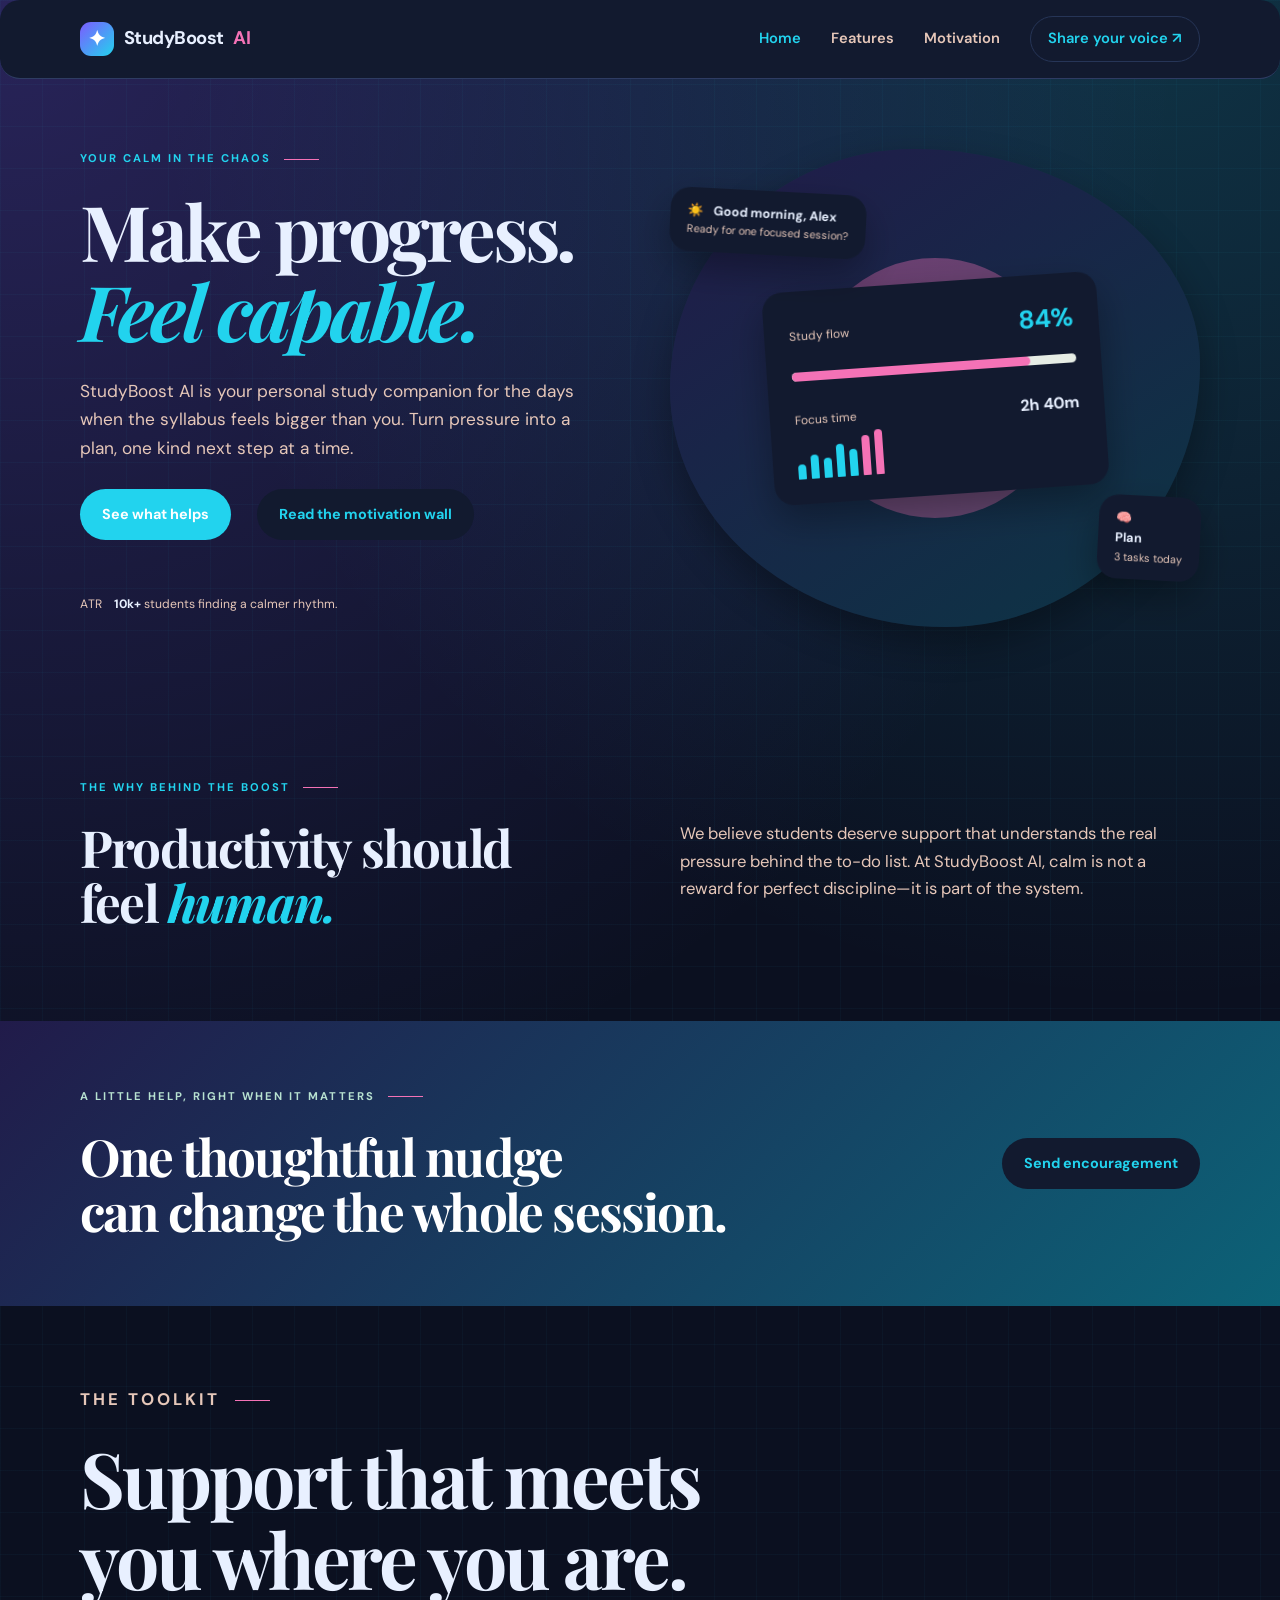
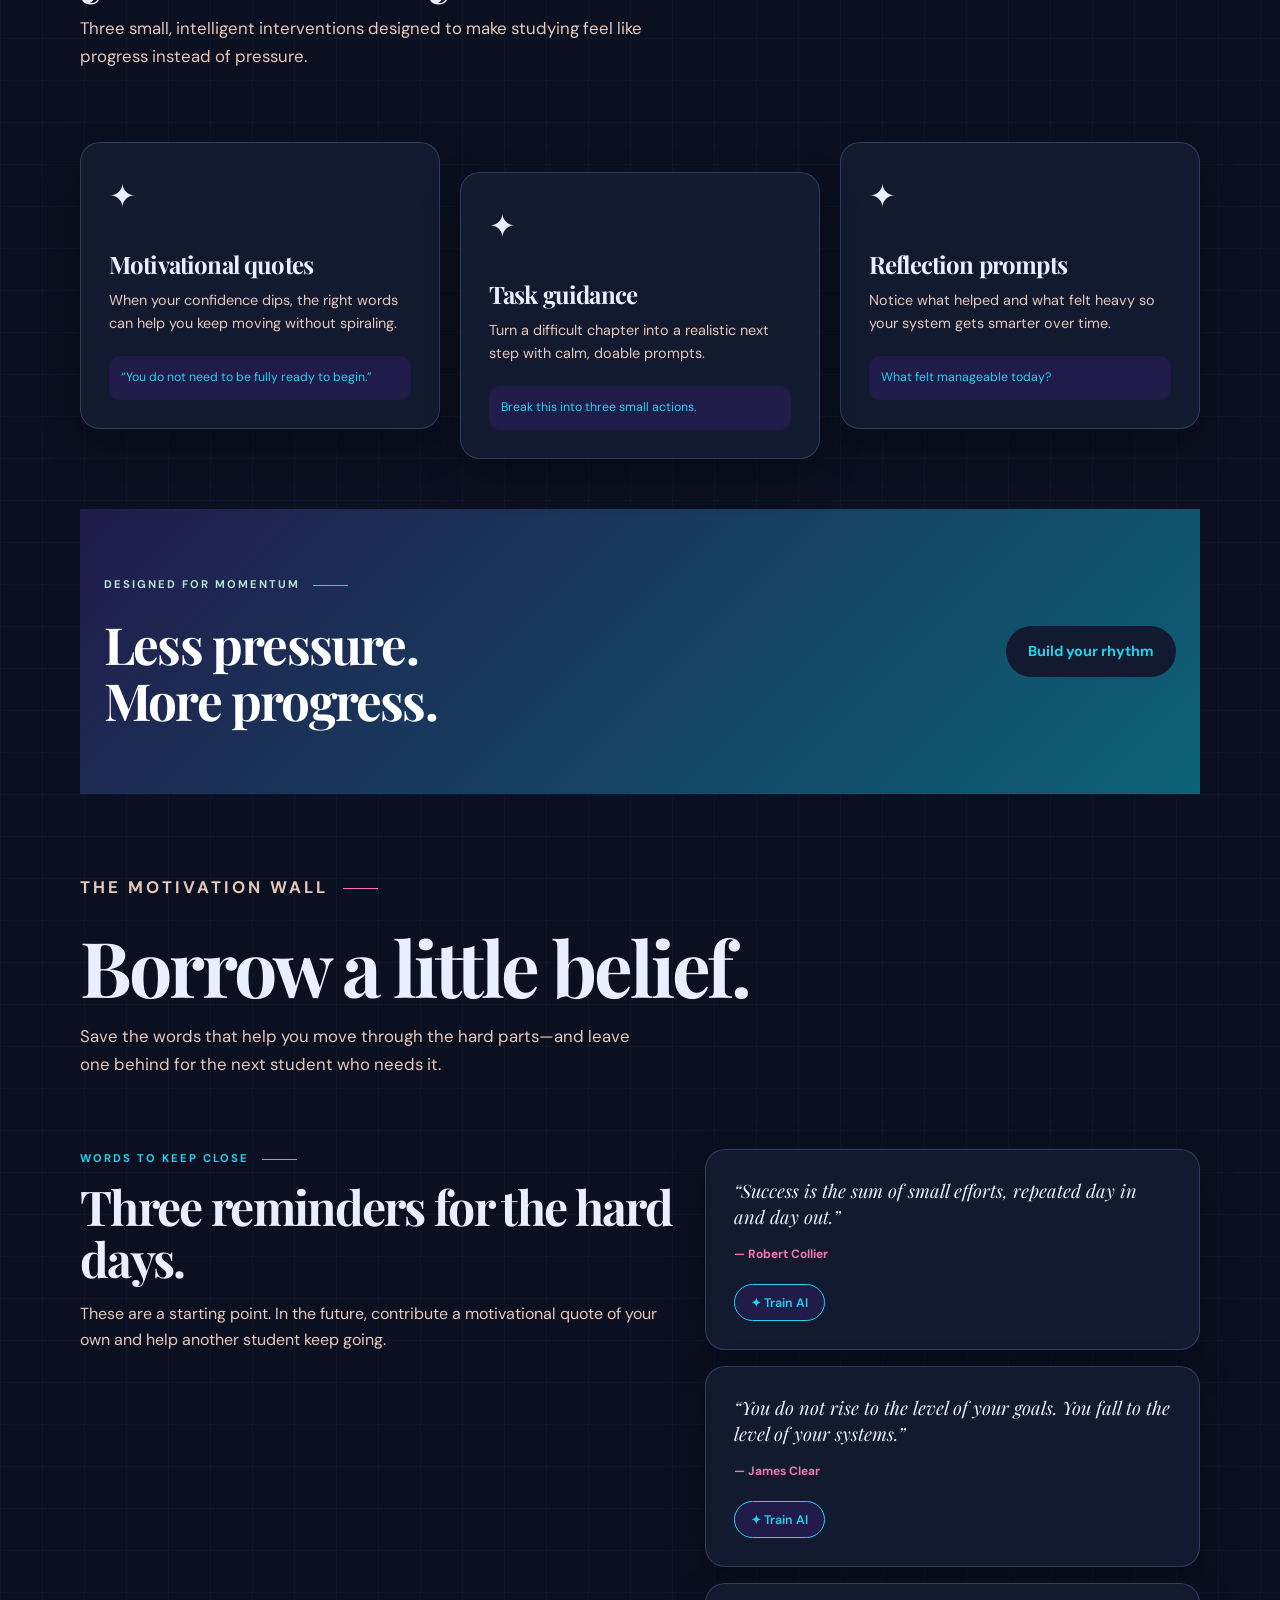
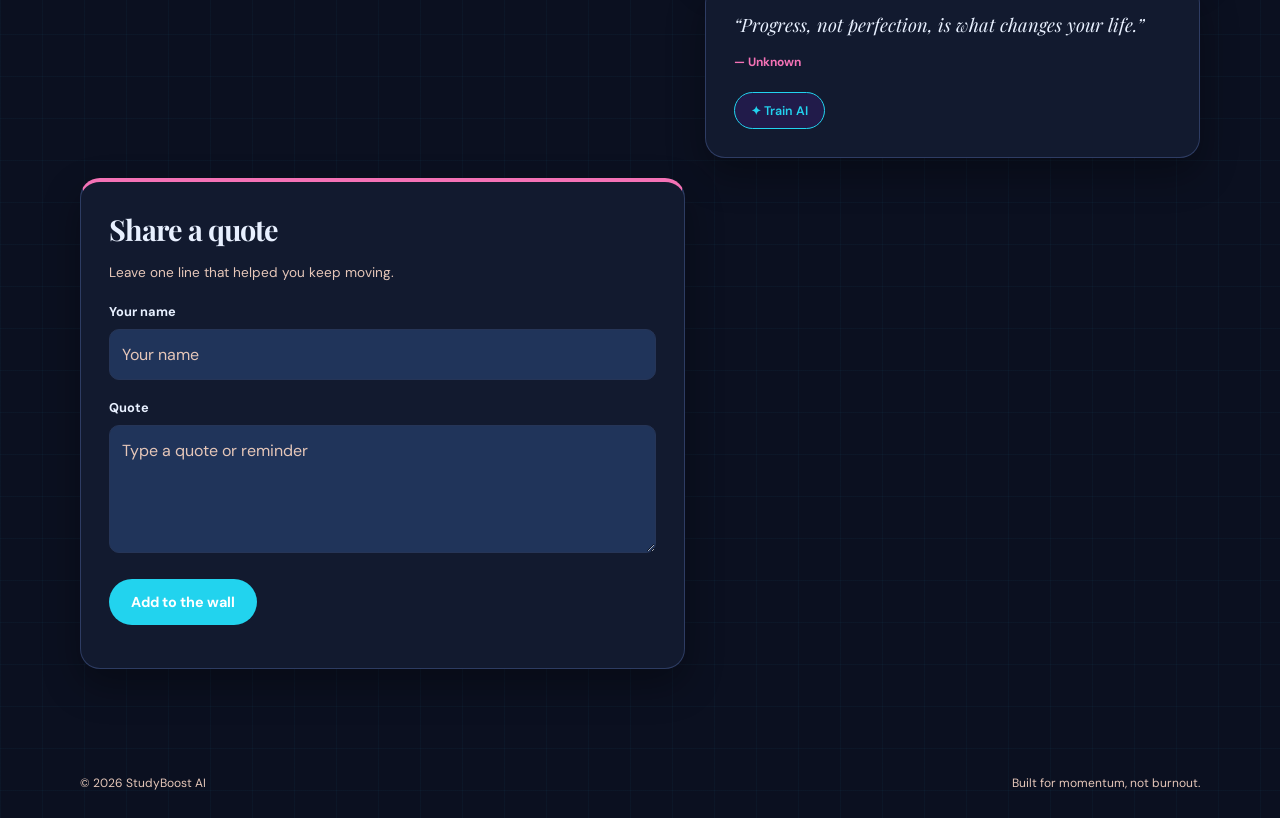
<file: index.html>
<!doctype html>
<html lang="en">
<head>
	<meta charset="UTF-8">
	<meta name="viewport" content="width=device-width,initial-scale=1">
	<meta name="description" content="StudyBoost AI helps stressed students build calm, consistent study momentum.">
	<title>StudyBoost AI | Calm progress</title>
	<link rel="preconnect" href="https://fonts.googleapis.com">
	<link rel="preconnect" href="https://fonts.gstatic.com" crossorigin>
	<link href="https://fonts.googleapis.com/css2?family=DM+Sans:wght@400;500;600;700&family=Playfair+Display:ital,wght@0,600;0,700;1,600;1,700&display=swap" rel="stylesheet">
	<link rel="stylesheet" href="site.css">
</head>
<body>
	<header class="site-header">
		<nav class="nav shell" aria-label="Primary navigation">
			<a class="brand" href="#home"><span class="brand-mark">✦</span>StudyBoost <b>AI</b></a>
			<button class="menu-toggle" aria-expanded="false" aria-controls="site-menu"><span></span><span></span><span></span><span class="sr-only">Open menu</span></button>
			<div class="nav-links" id="site-menu">
				<a class="active" href="#home">Home</a><a href="#features">Features</a><a href="#motivation">Motivation</a><a class="nav-cta" href="#share-quote">Share your voice ↗</a>
			</div>
		</nav>
	</header>
	<main>
		<section class="hero shell" id="home">
			<div class="hero-copy"><p class="eyebrow">YOUR CALM IN THE CHAOS <span></span></p><h1>Make progress.<br><em>Feel capable.</em></h1><p class="hero-text">StudyBoost AI is your personal study companion for the days when the syllabus feels bigger than you. Turn pressure into a plan, one kind next step at a time.</p><div class="hero-actions"><a class="button primary" href="#features">See what helps</a><a class="button light" href="#motivation">Read the motivation wall</a></div><div class="trust-row"><div class="avatars"><span>A</span><span>T</span><span>R</span></div><p><strong>10k+</strong> students finding a calmer rhythm.</p></div></div>
			<div class="hero-art" aria-label="Illustration of a student study dashboard" role="img"><div class="glow-orb"></div><div class="note note-one">☀️ <b>Good morning, Alex</b><small>Ready for one focused session?</small></div><div class="note note-two">🧠 <b>Plan</b><small>3 tasks today</small></div><div class="dashboard-card"><div class="dash-top"><span>Study flow</span><strong>84%</strong></div><div class="progress"><span></span></div><div class="dash-row"><small>Focus time</small><strong>2h 40m</strong></div><div class="mini-chart"><i></i><i></i><i></i><i></i><i></i><i></i><i></i></div></div></div>
		</section>
		<section class="mission shell"><p class="eyebrow">THE WHY BEHIND THE BOOST <span></span></p><div class="mission-grid"><h2>Productivity should<br>feel <em>human.</em></h2><p>We believe students deserve support that understands the real pressure behind the to-do list. At StudyBoost AI, calm is not a reward for perfect discipline—it is part of the system.</p></div></section>
		<section class="home-band"><div class="shell band-inner"><div><p class="eyebrow">A LITTLE HELP, RIGHT WHEN IT MATTERS <span></span></p><h2>One thoughtful nudge<br>can change the whole session.</h2></div><a class="button light" href="#share-quote">Send encouragement</a></div></section>
		<section class="shell single-page-section" id="features">
			<div class="page-intro"><p class="eyebrow">THE TOOLKIT <span></span></p><h1>Support that meets you where you are.</h1><p>Three small, intelligent interventions designed to make studying feel like progress instead of pressure.</p></div>
			<section class="feature-grid" aria-label="StudyBoost features"><article class="feature-card"><div class="icon">✦</div><h2>Motivational quotes</h2><p>When your confidence dips, the right words can help you keep moving without spiraling.</p><div class="demo">“You do not need to be fully ready to begin.”</div></article><article class="feature-card"><div class="icon">✦</div><h2>Task guidance</h2><p>Turn a difficult chapter into a realistic next step with calm, doable prompts.</p><div class="demo">Break this into three small actions.</div></article><article class="feature-card"><div class="icon">✦</div><h2>Reflection prompts</h2><p>Notice what helped and what felt heavy so your system gets smarter over time.</p><div class="demo">What felt manageable today?</div></article></section>
			<section class="home-band"><div class="band-inner shell"><div><p class="eyebrow">DESIGNED FOR MOMENTUM <span></span></p><h2>Less pressure.<br>More progress.</h2></div><a class="button light" href="#share-quote">Build your rhythm</a></div></section>
		</section>
		<section class="shell single-page-section" id="motivation">
			<div class="page-intro"><p class="eyebrow">THE MOTIVATION WALL <span></span></p><h1>Borrow a little belief.</h1><p>Save the words that help you move through the hard parts—and leave one behind for the next student who needs it.</p></div>
			<section class="quote-layout"><div class="quote-list" aria-label="Motivational quotes"><article class="quote-card"><p>“Success is the sum of small efforts, repeated day in and day out.”</p><cite>— Robert Collier</cite></article><article class="quote-card"><p>“You do not rise to the level of your goals. You fall to the level of your systems.”</p><cite>— James Clear</cite></article><article class="quote-card"><p>“Progress, not perfection, is what changes your life.”</p><cite>— Unknown</cite></article></div><div class="form-card" id="share-quote"><h2>Share a quote</h2><p>Leave one line that helped you keep moving.</p><form id="quote-form"><label for="name">Your name</label><input id="name" name="name" type="text" placeholder="Your name" required><label for="quote">Quote</label><textarea id="quote" name="quote" rows="4" placeholder="Type a quote or reminder" required></textarea><button class="button primary" type="submit">Add to the wall</button><p class="form-status" aria-live="polite"></p></form></div></section>
		</section>
	</main>
	<footer class="footer shell"><span>© 2026 StudyBoost AI</span><span>Built for momentum, not burnout.</span></footer>
	<script src="site.js"></script>
</body>
</html>
</file>
<file: site.css>
@import url('https://fonts.googleapis.com/css2?family=DM+Sans:wght@400;500;600;700&family=Playfair+Display:ital,wght@0,600;0,700;1,600;1,700&display=swap');
:root{--ink:#E8F0FF;
    --muted:#e6c7b9;--cream:#0B1020;
    --paper:#121A2F;--teal:#22D3EE;
    --mint:#211B4A;--coral:#F472B6;
    --line:#263557;
    --shadow:0 16px 38px rgba(0,0,0,.32);
    --sans:'DM Sans',Arial,sans-serif;
    --serif:'Playfair Display',
    Georgia,serif}*{box-sizing:border-box}
    body{margin:0;background:var(--cream);
        color:var(--ink);font:16px/1.6 var(--sans);
        overflow-x:hidden}a{color:inherit;
            text-decoration:none}.shell{width:min(1120px,calc(100% - 48px));
                margin:auto}.site-header{background:rgba(248,244,236,.92);
                    border-bottom:1px solid rgba(18,107,104,.09);
                    position:sticky;top:0;z-index:5;
                    -webkit-backdrop-filter:blur(14px);
                    backdrop-filter:blur(14px)}.nav{min-height:78px;
                        display:flex;align-items:center;
                        justify-content:space-between;
                        gap:24px}.brand{display:flex;
                            align-items:center;gap:10px;
                            font-size:1.15rem;font-weight:700;
                            letter-spacing:-.03em}.brand b{color:var(--coral)}.brand-mark{width:34px;height:34px;display:grid;place-items:center;background:var(--teal);
                                color:#fff;border-radius:11px;
                                font-size:1.3rem}.nav-links{display:flex;
                                    align-items:center;gap:30px;font-weight:600;
                                    color:var(--muted);font-size:.92rem}.nav-links a{transition:color .2s}.nav-links a:hover,.nav-links .active{color:var(--teal)}.nav-cta{padding:10px 17px;border:1px solid #cbdacf;border-radius:99px;color:var(--teal)!important;background:#fffdf9}.menu-toggle{display:none;border:0;background:none;padding:8px}.menu-toggle span:not(.sr-only){display:block;width:24px;height:2px;background:var(--teal);
                                        margin:4px}.sr-only{position:absolute;width:1px;
                                            height:1px;overflow:hidden;
                                            clip:rect(0,0,0,0)}.hero{display:grid;
                                                grid-template-columns:1fr 1fr;gap:60px;
                                                min-height:600px;align-items:center;
                                                padding-top:70px;
                                                padding-bottom:86px}.eyebrow{color:var(--teal);
                                                    font-size:.7rem;font-weight:700;letter-spacing:.18em;margin:0 0 24px}.eyebrow span{display:inline-block;width:35px;height:1px;background:var(--coral);vertical-align:middle;margin-left:8px}.hero h1,h2{font:700 clamp(3.1rem,6vw,5.1rem)/1.03 var(--serif);letter-spacing:-.045em;margin:0;color:var(--ink)}em{font-style:italic;color:var(--teal)}.hero-text{max-width:500px;color:var(--muted);font-size:1.08rem;margin:27px 0}.hero-actions{display:flex;align-items:center;gap:26px;flex-wrap:wrap}.button{display:inline-flex;align-items:center;gap:20px;border-radius:99px;padding:14px 22px;font-weight:700;font-size:.9rem;transition:transform .2s,box-shadow .2s}.button:hover{transform:translateY(-2px);box-shadow:0 9px 20px #126b6840}.button.primary{background:var(--teal);color:#fff}.button.light{background:#fff;color:var(--teal)}.text-link{color:var(--teal);font-weight:700;font-size:.9rem}.trust-row{display:flex;gap:12px;align-items:center;color:var(--muted);font-size:.76rem;margin-top:42px}.trust-row strong{color:var(--ink)}.avatars{display:flex}.avatars i{font-style:normal;display:grid;place-items:center;width:30px;height:30px;border-radius:50%;background:var(--coral);color:#fff;border:2px solid var(--cream);margin-left:-7px}.avatars i:first-child{margin-left:0;background:var(--teal)}.avatars i:last-child{background:#e8b46c}.hero-art{min-height:430px;position:relative;background:var(--mint);border-radius:46% 54% 48% 52% / 50% 45% 55% 50%;display:grid;place-items:center}.glow-orb{position:absolute;width:260px;height:260px;border-radius:50%;background:#f8c5a1;opacity:.8}.dashboard-card{z-index:1;background:var(--paper);width:min(335px,72%);padding:25px;border-radius:20px;box-shadow:var(--shadow);transform:rotate(-4deg)}.dash-top,.dash-row{display:flex;justify-content:space-between;align-items:center}.dash-top span,.dash-row small{color:var(--muted);font-size:.75rem}.dash-top strong{font-size:1.6rem;color:var(--teal)}.progress{height:9px;background:#e6ede5;border-radius:99px;margin:15px 0 27px;overflow:hidden}.progress span{display:block;width:84%;height:100%;background:var(--coral);border-radius:inherit}.dash-row b{display:block;font-size:.86rem}.mini-chart{display:flex;align-items:end;gap:5px;height:45px}.mini-chart i{display:block;width:8px;background:var(--teal);border-radius:5px 5px 1px 1px}.mini-chart i:nth-child(1){height:32%}.mini-chart i:nth-child(2){height:52%}.mini-chart i:nth-child(3){height:43%}.mini-chart i:nth-child(4){height:72%}.mini-chart i:nth-child(5){height:58%}.mini-chart i:nth-child(6){height:88%;background:var(--coral)}.mini-chart i:nth-child(7){height:100%;background:var(--coral)}.note{z-index:2;position:absolute;background:var(--paper);border-radius:14px;padding:13px 17px;box-shadow:0 12px 30px #28525224;font-size:.8rem}.note b,.note small{display:block}.note small{color:var(--muted);font-size:.68rem}.note-one{top:42px;left:0;transform:rotate(3deg)}.note-one b{display:inline;margin-left:7px}.note-two{bottom:46px;right:0;transform:rotate(3deg)}.note-two span{color:var(--coral);margin-right:5px}.sparkle{position:absolute;color:var(--coral);font-size:2rem}.sparkle-one{top:6%;right:18%}.sparkle-two{bottom:19%;left:13%}.mission{padding:65px 0 90px}.mission-grid{display:grid;grid-template-columns:1fr 1fr;gap:80px;align-items:end}.mission h2{font-size:clamp(2.4rem,4vw,3.7rem)}.mission-grid>p{color:var(--muted);max-width:490px;margin:0;font-size:1.04rem}.home-band{background:var(--teal);color:#fff}.band-inner{display:flex;align-items:center;justify-content:space-between;gap:30px;padding:66px 0}.band-inner .eyebrow{color:#b7e1d0}.band-inner h2{font-size:clamp(2.1rem,4vw,3.3rem);color:#fff}.footer{display:flex;justify-content:space-between;padding:25px 0;color:var(--muted);font-size:.75rem}.page-intro{padding:80px 0 54px;max-width:720px}.page-intro h1{font:700 clamp(2.8rem,6vw,4.8rem)/1.05 var(--serif);letter-spacing:-.04em;margin:0}.page-intro p{color:var(--muted);font-size:1.05rem;max-width:580px}.feature-grid,.quote-layout{display:grid;grid-template-columns:repeat(3,1fr);gap:20px;padding-bottom:80px}.feature-card,.quote-card,.form-card{background:var(--paper);border:1px solid var(--line);border-radius:22px;padding:28px;box-shadow:0 10px 30px #2852520b}.feature-card{min-height:275px}.feature-card .icon{font-size:2rem}.feature-card h2,.quote-card h2{font:700 1.5rem/1.2 var(--serif);margin:28px 0 10px}.feature-card p,.quote-card p{color:var(--muted);font-size:.9rem;margin:0}.feature-card .demo{margin-top:20px;background:#f1f6ef;border-radius:12px;padding:12px;font-size:.77rem;color:var(--teal)}.feature-card:nth-child(2){transform:translateY(30px)}.quote-layout{grid-template-columns:1.1fr .9fr;align-items:start}.quote-list{display:grid;gap:16px}.quote-card{min-height:155px}.quote-card p{font:italic 1.15rem/1.4 var(--serif);color:var(--ink)}.quote-card cite{display:block;color:var(--coral);font-size:.75rem;margin-top:15px;font-style:normal;font-weight:700}.form-card{position:sticky;top:105px}.form-card h2{font:700 1.8rem var(--serif);margin:0 0 8px}.form-card p{color:var(--muted);font-size:.85rem}label{display:block;font-size:.8rem;font-weight:700;margin-top:18px}input,textarea{width:100%;border:1px solid #ccdcd3;background:#fffefa;border-radius:10px;padding:12px;margin-top:6px;font:inherit;color:var(--ink)}textarea{min-height:110px;resize:vertical}.form-card .button{border:0;margin-top:18px;cursor:pointer;font-family:inherit}.form-status{color:var(--teal);font-size:.8rem;font-weight:700;margin:15px 0 0}@media(max-width:850px){.hero{grid-template-columns:1fr;gap:35px;padding-top:55px}.hero-art{min-height:365px;max-width:560px;width:100%;margin:auto}.mission-grid{gap:35px}.feature-grid{grid-template-columns:1fr 1fr}.quote-layout{grid-template-columns:1fr}.form-card{position:static}.feature-card:nth-child(2){transform:none}}@media(max-width:600px){.shell{width:min(100% - 32px,1120px)}.nav{min-height:68px}.menu-toggle{display:block}.nav-links{display:none;position:absolute;top:68px;left:0;right:0;background:var(--paper);padding:18px 20px 25px;box-shadow:0 18px 25px #2852521a;flex-direction:column;align-items:stretch;gap:0}.nav-links.open{display:flex}.nav-links a{padding:12px 0}.nav-cta{text-align:center;margin-top:7px}.hero{padding-top:43px;padding-bottom:60px}.hero h1{font-size:3.4rem}.hero-text{font-size:.98rem}.hero-art{min-height:310px;border-radius:40px}.dashboard-card{width:70%;padding:18px}.note{font-size:.7rem;padding:9px}.note-one{left:-4px;top:20px}.note-two{right:-4px;bottom:22px}.mission{padding:50px 0 65px}.mission-grid{grid-template-columns:1fr;gap:22px}.band-inner{padding:48px 0;display:block}.band-inner .button{margin-top:25px}.footer{display:block;padding:22px 0}.footer span{display:block;margin-bottom:4px}.page-intro{padding:54px 0 35px}.page-intro h1{font-size:3rem}.feature-grid{grid-template-columns:1fr;padding-bottom:55px}.feature-card{min-height:0}.quote-layout{padding-bottom:55px}.quote-card p{font-size:1.05rem}}@media(prefers-reduced-motion:reduce){*,*::before,*::after{scroll-behavior:auto!important;transition:none!important;animation:none!important}}
</file>
